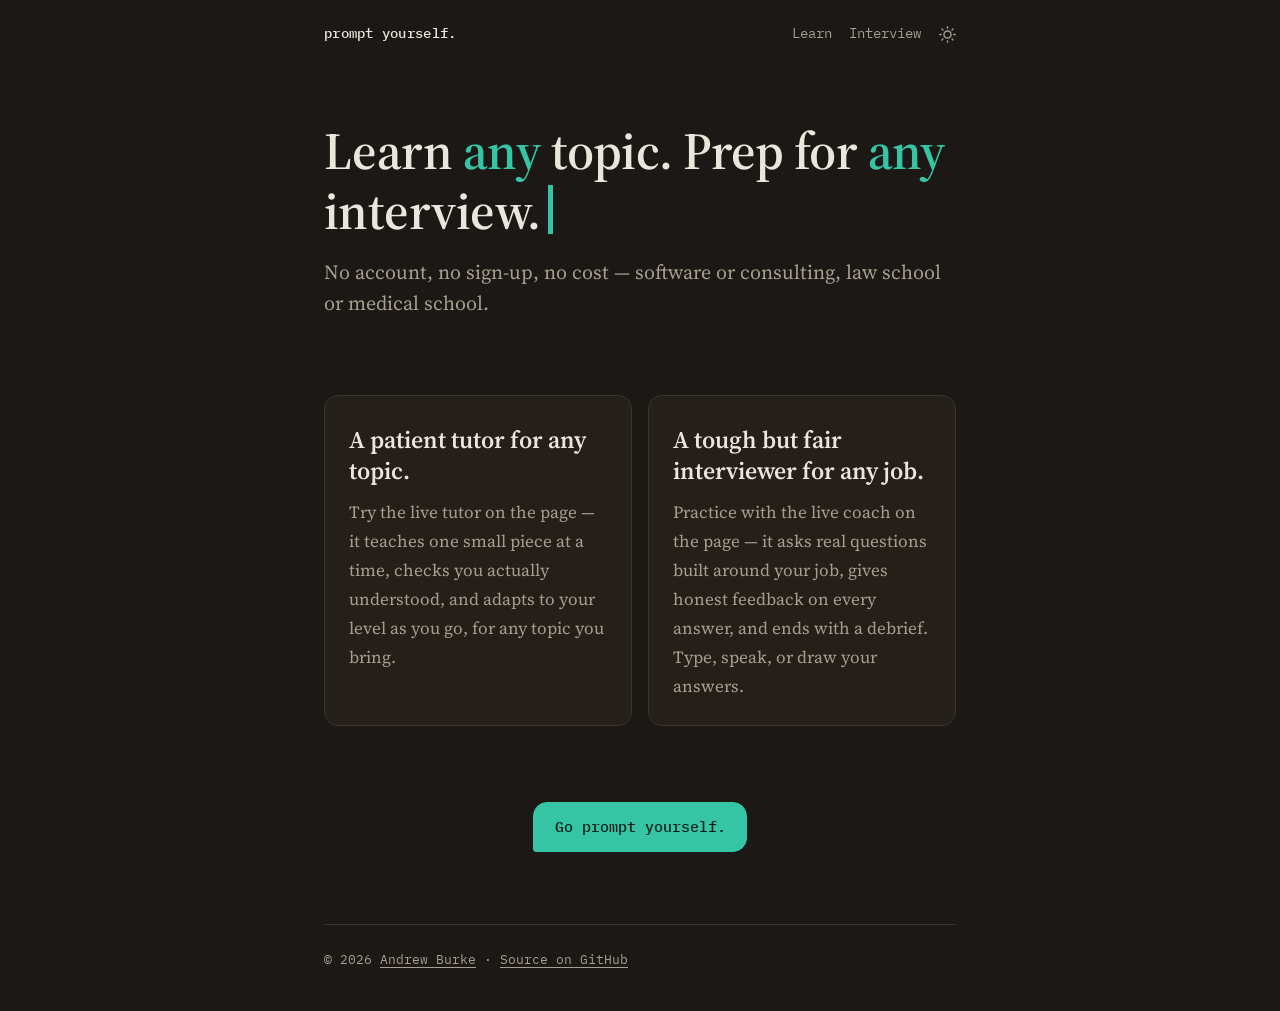
<file: index.html>
<!DOCTYPE html>
<html lang="en">
<head>
  <meta charset="UTF-8">
  <meta name="viewport" content="width=device-width, initial-scale=1.0">
  <title>Prompt Yourself</title>
  <link rel="icon" href="data:image/svg+xml,<svg xmlns=%22http://www.w3.org/2000/svg%22 viewBox=%220 0 100 100%22><rect x=%2236%22 y=%2212%22 width=%2224%22 height=%2276%22 rx=%224%22 fill=%22%2335c4a4%22/></svg>">
  <meta name="description" content="Learn any topic. Prep for any interview. All it takes is a free AI chat — and knowing what to say to it.">
  <link rel="preconnect" href="https://fonts.googleapis.com">
  <link rel="preconnect" href="https://fonts.gstatic.com" crossorigin>
  <link href="https://fonts.googleapis.com/css2?family=Source+Serif+4:opsz,wght@8..60,400;8..60,600&family=IBM+Plex+Mono:wght@400;500&display=swap" rel="stylesheet">
  <link rel="stylesheet" href="styles.css?v=26">
  <script>try{var t=localStorage.getItem('theme');if(t==='light'||t==='dark')document.documentElement.setAttribute('data-theme',t)}catch(e){}</script>
  <script>
    // boot veil: hide the page until the layout settles (fonts swapping in,
    // script-built content arriving) so it fades in as one unit. The page
    // script lifts it when ready; this timeout is the never-stuck fallback.
    document.documentElement.classList.add('booting');
    setTimeout(function () { document.documentElement.classList.remove('booting'); }, 3000);
  </script>
  <script src="theme.js?v=3" defer></script>
</head>
<body>
  <div class="wrap">
    <nav class="nav" aria-label="Site">
      <a class="wordmark" href="./">prompt yourself.</a>
      <ul>
        <li><a href="learn.html">Learn</a></li>
        <li><a href="coach.html">Interview</a></li>
      </ul>
    </nav>

    <header class="hero">
      <h1>Learn <span class="hl">any</span> topic. Prep for <span class="hl">any</span> <span class="caret">interview.</span></h1>
      <p class="lede">No account, no sign-up, no cost — software or consulting, law school or medical school.</p>
    </header>

    <main>
      <div class="cards">
        <a class="card" href="learn.html">
          <h2>A patient tutor for any topic.</h2>
          <p>Try the live tutor on the page — it teaches one small piece at a time, checks you actually understood, and adapts to your level as you go, for any topic you bring.</p>
        </a>
        <a class="card" href="coach.html">
          <h2>A tough but fair interviewer for any job.</h2>
          <p>Practice with the live coach on the page — it asks real questions built around your job, gives honest feedback on every answer, and ends with a debrief. Type, speak, or draw your answers.</p>
        </a>
      </div>

      <div class="cta">
        <span class="btn" style="cursor: default;">Go prompt yourself.</span>
      </div>
    </main>

    <footer>
      &copy; 2026 <a href="https://aburke225.github.io">Andrew Burke</a> &middot; <a href="https://github.com/Aburke225/prompt-yourself">Source on GitHub</a>
    </footer>
  </div>
</body>
</html>
</file>
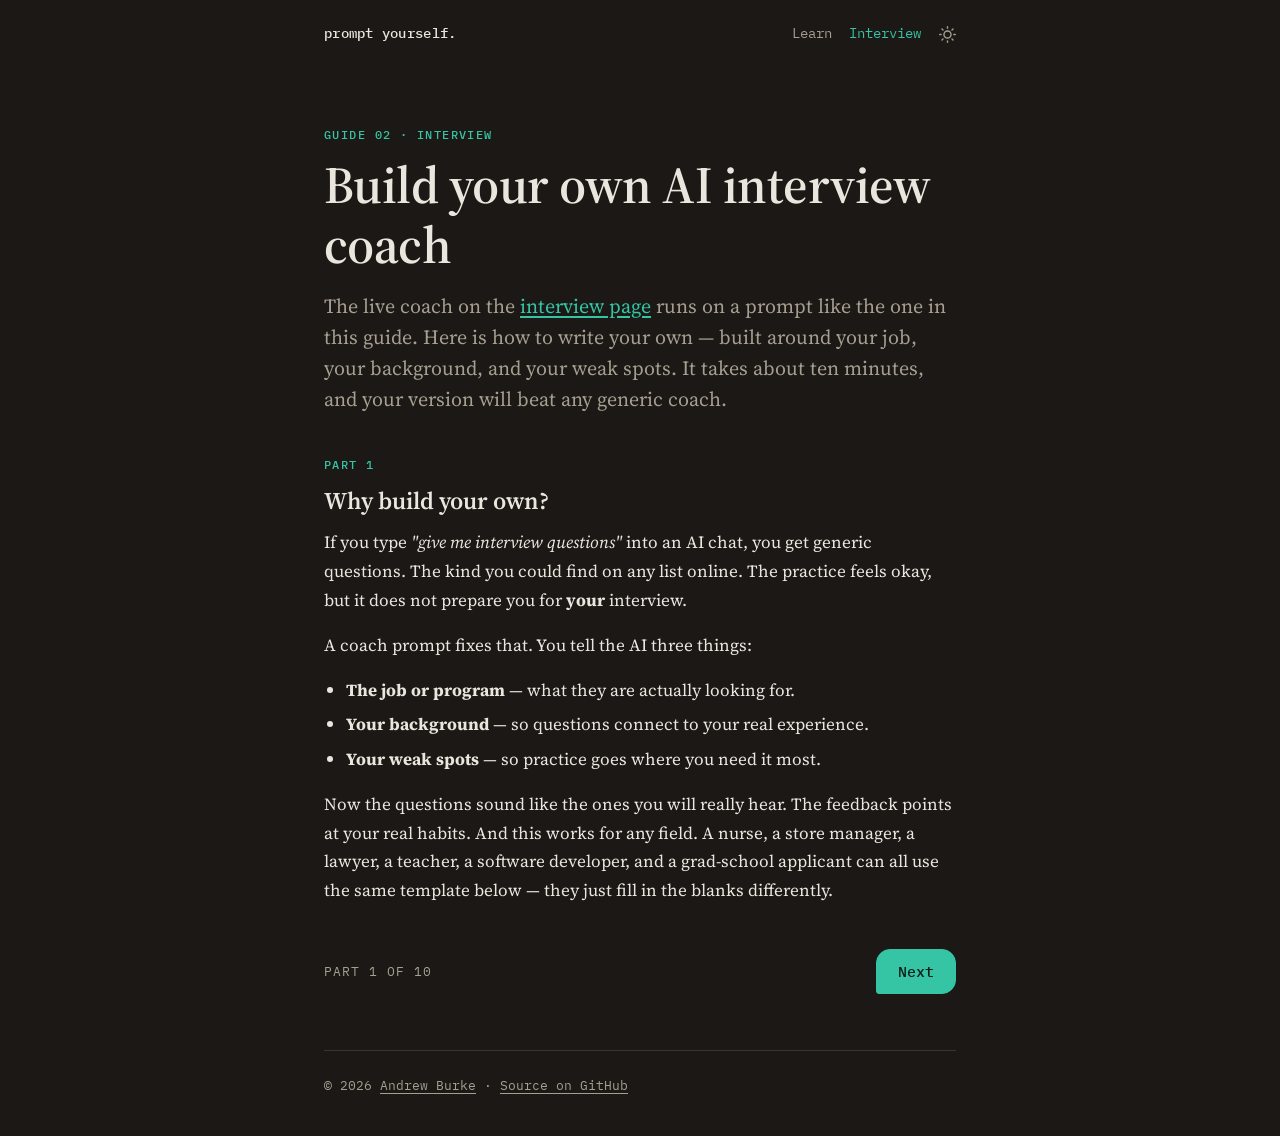
<file: coach-guide.html>
<!DOCTYPE html>
<html lang="en">
<head>
  <meta charset="UTF-8">
  <meta name="viewport" content="width=device-width, initial-scale=1.0">
  <title>Guide: build your own AI interview coach — Prompt Yourself</title>
  <link rel="icon" href="data:image/svg+xml,<svg xmlns=%22http://www.w3.org/2000/svg%22 viewBox=%220 0 100 100%22><rect x=%2236%22 y=%2212%22 width=%2224%22 height=%2276%22 rx=%224%22 fill=%22%2335c4a4%22/></svg>">
  <meta name="description" content="You do not need to pay for interview practice.">
  <link rel="preconnect" href="https://fonts.googleapis.com">
  <link rel="preconnect" href="https://fonts.gstatic.com" crossorigin>
  <link href="https://fonts.googleapis.com/css2?family=Source+Serif+4:opsz,wght@8..60,400;8..60,600&family=IBM+Plex+Mono:wght@400;500&display=swap" rel="stylesheet">
  <link rel="stylesheet" href="styles.css?v=19">
  <script>try{var t=localStorage.getItem('theme');if(t==='light'||t==='dark')document.documentElement.setAttribute('data-theme',t)}catch(e){}</script>
  <script>
    // boot veil: hide the page until the layout settles (fonts swapping in,
    // script-built content arriving) so it fades in as one unit. The page
    // script lifts it when ready; this timeout is the never-stuck fallback.
    document.documentElement.classList.add('booting');
    setTimeout(function () { document.documentElement.classList.remove('booting'); }, 3000);
  </script>
  <script src="theme.js?v=3" defer></script>
</head>
<body>
  <div class="wrap">
    <nav class="nav" aria-label="Site">
      <a class="wordmark" href="./">prompt yourself.</a>
      <ul>
        <li><a href="learn.html">Learn</a></li>
        <li><a href="coach.html" aria-current="page">Interview</a></li>
      </ul>
    </nav>

    <header class="guide-header">
      <p class="kicker">Guide 02 · Interview</p>
      <h1>Build your own AI interview coach</h1>
      <p class="lede">The live coach on the <a href="coach.html">interview page</a> runs on a prompt like the one in this guide. Here is how to write your own — built around your job, your background, and your weak spots. It takes about ten minutes, and your version will beat any generic coach.</p>
    </header>

    <main>
      <section class="part">
        <p class="kicker">Part 1</p>
        <h2>Why build your own?</h2>
        <p>If you type <em>"give me interview questions"</em> into an AI chat, you get generic questions. The kind you could find on any list online. The practice feels okay, but it does not prepare you for <strong>your</strong> interview.</p><p>A coach prompt fixes that. You tell the AI three things:</p><ul><li><strong>The job or program</strong> — what they are actually looking for.</li><li><strong>Your background</strong> — so questions connect to your real experience.</li><li><strong>Your weak spots</strong> — so practice goes where you need it most.</li></ul><p>Now the questions sound like the ones you will really hear. The feedback points at your real habits. And this works for any field. A nurse, a store manager, a lawyer, a teacher, a software developer, and a grad-school applicant can all use the same template below — they just fill in the blanks differently.</p>
      </section>
      <section class="part">
        <p class="kicker">Part 2</p>
        <h2>The six parts of a coach prompt</h2>
        <p>A good coach prompt has six parts. Here is what each one does, so you can change any of them with confidence.</p><h4>1. The role you give the AI</h4><p>Start by telling the AI who to be: <em>"You are an experienced interviewer choosing someone for this role."</em> Without a role, the AI acts like a helpful assistant — too soft, and it agrees with everything you say. With a role, it asks real questions and challenges you like a real interviewer.</p><h4>2. Your context</h4><p>Give it the job or program, the three to five requirements they care about most, and two or three highlights from your own background. Paste key lines from the job posting if you have it. The more real detail you give, the more real the practice feels.</p><h4>3. Question style and difficulty</h4><p>Name the style you want: <strong>behavioral</strong> ("tell me about a time you..."), <strong>technical</strong> (knowledge and skills of your field), <strong>situational</strong> ("what would you do if..."), <strong>case</strong> (solve a problem step by step, out loud), or <strong>academic</strong> (motivation, goals, why this program). Then set the difficulty: entry level, senior level, competitive program. You can mix styles too.</p><h4>4. One question at a time</h4><p>This rule looks small, but it matters. Without it, the AI sends ten questions in one message, and you read them instead of answering them. Real interviews happen one question at a time — your practice should too.</p><h4>5. Feedback rules</h4><p>Unless you tell it otherwise, an AI chat praises almost everything. That feels nice and teaches nothing. So set the rules yourself. Good feedback is:</p><ul><li><strong>Specific</strong> — it quotes your words back to you, not "good job."</li><li><strong>Honest</strong> — a weak answer gets called weak.</li><li><strong>Constructive</strong> — it shows a short example of a stronger answer, so you can hear the difference.</li></ul><h4>6. The debrief</h4><p>A debrief is a short review at the end of the session: your strongest habits, your weakest habits, and the one thing to practice next. Without it, you finish with many small notes and no direction. With it, you finish with a plan.</p>
      </section>
      <section class="part">
        <p class="kicker">Part 3</p>
        <h2>The complete template</h2>
        <p>This is the most important part of this page. Copy it, replace every <code>[BLANK]</code> with your details, and paste it into a free AI chat. Delete any line that does not fit your situation.</p><div class="prompt" data-label="Copy this"><pre>You are an experienced interviewer choosing someone for <mark class="slot">[JOB TITLE OR PROGRAM NAME]</mark> at <mark class="slot">[TYPE OF WORKPLACE OR SCHOOL — for example: a city hospital, a retail chain, a small law firm, a public university]</mark>. Act like a tough but fair coach. You want me to succeed, so you tell me the truth.

The role or program:
<mark class="slot">[PASTE 3–6 KEY LINES FROM THE JOB POSTING OR PROGRAM PAGE]</mark>

About me:
- Background: <mark class="slot">[2–3 HIGHLIGHTS — for example: 4 years as a pharmacy technician, team lead for 1 year]</mark>
- Weak spots: <mark class="slot">[WHAT YOU STRUGGLE WITH — for example: I give long answers, I freeze on "tell me about yourself"]</mark>

Rules for this session:
1. Ask me <mark class="slot">[QUESTION STYLE: behavioral / technical / situational / case / academic]</mark> questions at <mark class="slot">[LEVEL: entry / mid / senior / competitive program]</mark> difficulty.
2. Ask ONE question at a time. Wait for my answer. Never put two questions in one message.
3. After each answer, give me feedback before the next question:
   - One thing I did well.
   - The biggest thing to fix — be specific, and quote my own words back to me.
   - A short example of a stronger answer to the same question.
   - Be honest. If my answer was weak, say so.
4. Ask a follow-up question when a real interviewer would — especially if my answer is unclear or too general.
5. After <mark class="slot">[NUMBER — 5 TO 8 WORKS WELL]</mark> questions, end with a debrief: my two strongest habits, my two weakest habits, and the one thing I should practice most before the real interview.

Start the interview now with your first question.</pre></div><p>That is the whole coach. Everything else on this page is about adjusting it.</p>
      </section>
      <section class="part">
        <p class="kicker">Part 4</p>
        <h2>What a strong answer looks like</h2>
        <p>The coach can only be as useful as your answers. So before you practice, learn the shape of a strong answer. It has three parts, in this order:</p><ol><li><strong>The situation.</strong> Where were you, and what was the problem? One or two sentences — just enough that a stranger can follow.</li><li><strong>What you did.</strong> The actions you took, step by step. Say <em>"I"</em>, not <em>"we"</em> — the interviewer is choosing you, not your old team.</li><li><strong>The result.</strong> What changed because of what you did. A number is best (<em>"wait times dropped by half"</em>). A concrete outcome also works (<em>"the family thanked me by name"</em>).</li></ol><p>Weak answers usually go wrong in one of two ways. They stay in the situation — a long story about the problem, then two words about the fix. Or they skip the result — the story just stops, and the interviewer has to guess whether it worked. Here is a drill that trains the shape directly. Use it before your full sessions, or whenever a debrief says your answers are unclear:</p><div class="prompt" data-label="Copy this"><pre>You are my interview coach for <mark class="slot">[JOB TITLE OR PROGRAM NAME]</mark>. In this session we practice one thing only: the shape of my answers.

Ask me <mark class="slot">[QUESTION STYLE: behavioral / situational / academic]</mark> questions, one at a time. After each answer, check three things:
1. Situation — did I set the scene in one or two sentences?
2. Action — did I explain what I did, saying "I" and not "we"?
3. Result — did I end with what changed, using a number or a concrete outcome?

Rate each of the three as clear, weak, or missing. Quote the exact words that caused the weakest rating. Then let me answer the same question one more time before you move on.

After <mark class="slot">[NUMBER — 4 TO 6]</mark> questions, tell me which of the three parts I miss most often, and give me one sentence I can use to start fixing it.</pre></div><p>For most people, the missing part is the result — and one session of this drill usually fixes it.</p>
      </section>
      <section class="part">
        <p class="kicker">Part 5</p>
        <h2>Variations</h2>
        <p>Small edits to the template change the whole session. Here are six examples.</p><ul><li><strong>Behavioral only.</strong> Set the style to behavioral and add: <em>"Every question must start with 'Tell me about a time...'. In your feedback, check that my answer has a clear situation, a clear action I took, and a clear result."</em></li><li><strong>Technical practice.</strong> Set the style to technical and add: <em>"When I answer well, make the next question harder. When I struggle, ask a simpler question on the same topic before moving on."</em></li><li><strong>Panel interview.</strong> Add: <em>"Act as a panel of three interviewers: the manager, a senior person from my field, and someone from HR. Take turns. Each has a different style and different concerns."</em></li><li><strong>Follow-up pressure.</strong> Add: <em>"After each of my answers, ask two challenging follow-up questions before you give any feedback. Question anything I said but did not prove."</em> Good training for staying calm.</li><li><strong>First round vs. second round.</strong> First round: keep questions broad and friendly — background, motivation, basic fit. Second round: add <em>"Assume you already read my resume and I passed a first interview. Go deeper: harder scenarios, difficult choices, and questions about salary and fit."</em></li><li><strong>Academic / grad school.</strong> Set the role to <em>"a member of the admissions committee"</em> and the style to academic. Add: <em>"Ask why I chose this field, what I want to study or research, why this program, and what I will do after."</em></li></ul><p>One more, and people forget it: at the end of a real interview, you get to ask questions too. Add this to your template: <em>"After the debrief, switch roles. Ask me: 'What questions do you have for me?' Then judge my questions the way a real interviewer would — do they show that I understand the work, or could anyone have asked them? Suggest one better question I could ask."</em> Write down two or three real questions before the session, so you practice with your actual questions.</p>
      </section>
      <section class="part">
        <p class="kicker">Part 6</p>
        <h2>A short example session</h2>
        <p>Here is a small piece of a session, so you know what to expect. The job is shift supervisor at a grocery store — but the pattern is the same in any field.</p><blockquote><p><strong>Coach:</strong> Tell me about a time you dealt with an unhappy customer.</p><p><strong>You:</strong> We got unhappy customers a lot. I always stayed calm and tried to help, and usually things worked out fine.</p><p><strong>Coach:</strong> One good thing: <em>"I always stayed calm"</em> — calm matters in this role. Now the main problem: you answered about customers in general, but the question asked about <em>a time</em>. And <em>"usually things worked out fine"</em> is not a result — I cannot see what you actually did. A stronger version: "One evening, a customer demanded a refund with no receipt. Store policy said no. I listened first, then offered store credit, and she accepted — and she still shops with us." One moment, your actions, a real ending. Try the same question again, with one real story.</p></blockquote><p>Notice three things. The feedback quotes your own words. It names the exact problem instead of saying "be more specific." And it shows a stronger answer, so you can compare directly. You do not have to hope for feedback like this — the rules in the template require it.</p>
      </section>
      <section class="part">
        <p class="kicker">Part 7</p>
        <h2>Privacy, plainly</h2>
        <p>You are pasting personal details into a chat. Keep it safe.</p><ul><li><strong>Never paste:</strong> ID numbers, your full home address, passwords, bank details, private health information, or private company information from a current employer (customer data, internal numbers, anything an agreement says you must keep secret).</li><li><strong>Your choice:</strong> the text of a public job posting, and your own resume highlights in general terms. Most people are fine sharing these. If you are not, describe them in a general way — <em>"4 years in retail, 1 year as a supervisor"</em> works just as well as your exact history.</li><li><strong>If privacy matters to you,</strong> use a chat that does not require an account, like the ones listed at the bottom of this page. With no account, the chat is not connected to your name.</li></ul><p>A simple extra step: remove names before you paste. A job posting works just as well without the company name in it. The coach needs the requirements, not who wrote them.</p>
      </section>
      <section class="part">
        <p class="kicker">Part 8</p>
        <h2>Run it, then make it better</h2>
        <p>Your first session will be good. Your third will be better — if you treat the prompt as something you improve.</p><ol><li><strong>Do one full session.</strong> Answer out loud if you can, then type a short version of what you said. Speaking is the skill you are training.</li><li><strong>Tell the coach what to change — mid-session, in plain words.</strong> <em>"Harder questions."</em> <em>"Stricter feedback."</em> <em>"Shorter replies from you."</em> <em>"Focus on my weak spots."</em> The coach adjusts right away.</li><li><strong>After the debrief, ask this:</strong> <em>"Rewrite my original coach prompt to include what you learned about me in this session."</em> The AI gives you an improved prompt with your real weak spots written in.</li><li><strong>Save the improved prompt</strong> in a notes app, a document, anywhere you can find it. This matters most in no-account chats, where the conversation disappears when you close the page. The prompt is the part you keep. The chat is temporary.</li></ol><p>One last habit: start a fresh chat for each session instead of keeping one long chat open for days. In a very long chat, the coach slowly forgets your rules, and the feedback gets softer. A fresh chat with your newest improved prompt loses nothing.</p>
      </section>
      <section class="part">
        <p class="kicker">Part 9</p>
        <h2>The week before the interview</h2>
        <p>When the interview is real and close, use this plan. Five short sessions, twenty to thirty minutes each, work better than one long evening — short, repeated practice teaches more than one big effort.</p><ol><li><strong>Session 1 — the full run.</strong> Use the template as written. Save the debrief and ask for the improved prompt.</li><li><strong>Session 2 — your weakest habit.</strong> Start a fresh chat with the improved prompt, and change rule 1: <em>"Ask only questions that test my weakest habit from the last debrief: [YOUR WEAKEST HABIT]."</em></li><li><strong>Session 3 — pressure.</strong> Add the follow-up pressure line from the variations above. This session should feel hard. That is the point.</li><li><strong>Session 4 — your questions for them.</strong> Write down two or three real questions you want to ask the interviewer, then use the switch-roles line from the variations above to practice them.</li><li><strong>Session 5 — the day before.</strong> One friendly, easy session: first-round level, familiar questions. End on a strong answer and stop. Do not try to learn anything new the day before.</li></ol><p>Skip a day if you need to. The order matters more than the exact days: first find your weak spots, then work on them under pressure, then finish calm.</p>
      </section>
      <section class="part">
        <p class="kicker">Part 10</p>
        <h2>Where to run it, free</h2>
        <p>The same free tools from the <a href="learn.html">learning guide</a> work here. Checked and current as of September 2026:</p><ul><li><strong><a href="https://duck.ai">Duck.ai</a></strong> — free, no account needed. Run by DuckDuckGo with a focus on privacy: chats are not linked to who you are, and the free version includes several strong AI models. A paid plan exists, but you do not need it for this. A good first choice if the privacy section above matters to you.</li><li><strong><a href="https://chatgpt.com">ChatGPT</a></strong> — works without an account in many countries. Open the site and start typing; if a sign-up screen appears, look for the option to stay logged out. Two limits: this option is not offered everywhere, and your chat is gone when you close the page — copy your improved prompt first. If you cannot skip the sign-in, use Duck.ai instead.</li><li><strong>Free with an account:</strong> the free plans on ChatGPT, Google Gemini, and Claude all save your chats, so your coach and its history are still there next time. Useful if you plan to practice over several days.</li></ul><p>That is everything. You have the template, you know the job, and the chat window is free. Go prompt yourself.</p>
      </section>
    </main>

    <footer>
      &copy; 2026 <a href="https://aburke225.github.io">Andrew Burke</a> &middot; <a href="https://github.com/Aburke225/prompt-yourself">Source on GitHub</a>
    </footer>
  </div>
  <script src="guide.js?v=1"></script>
</body>
</html>
</file>
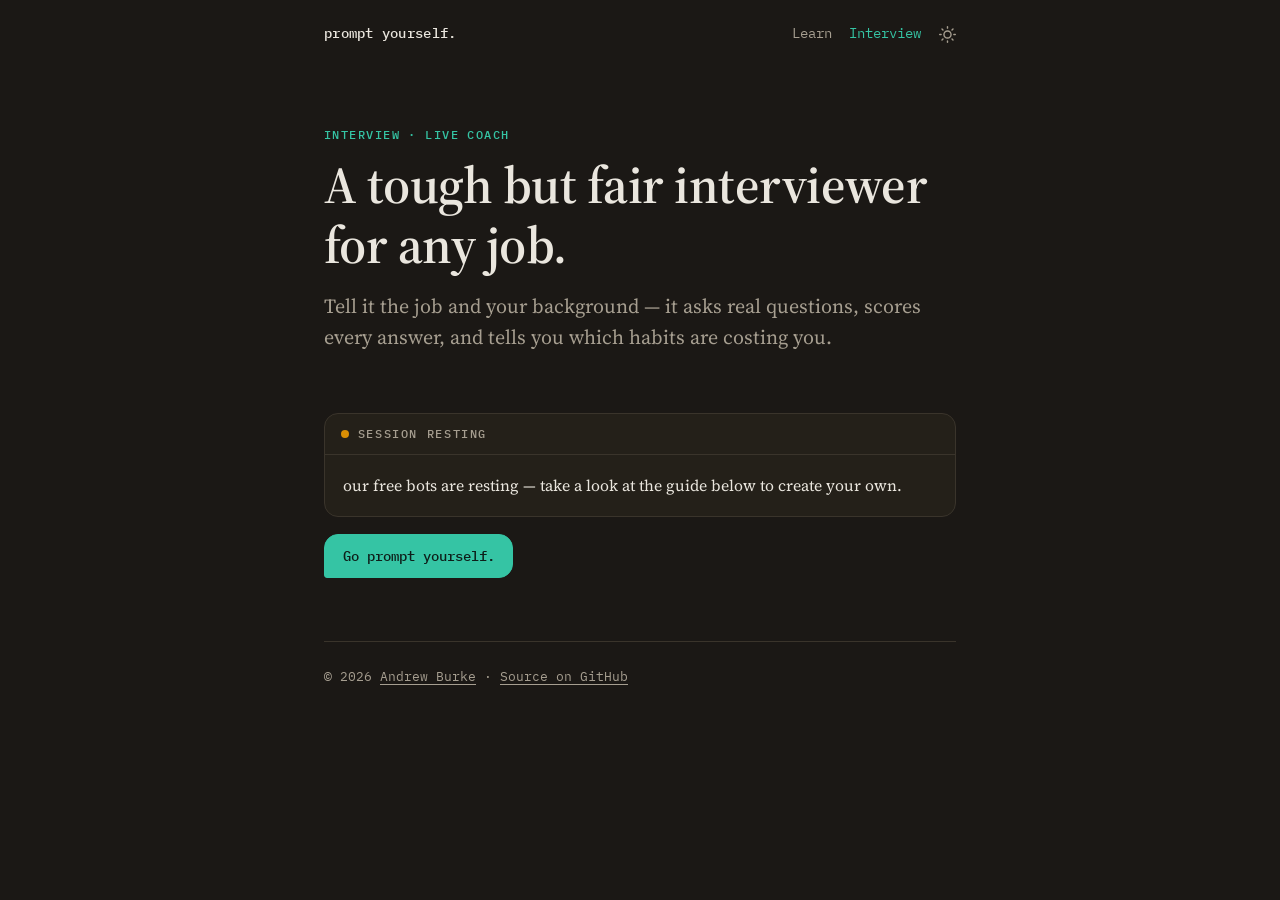
<file: coach.html>
<!DOCTYPE html>
<html lang="en">
<head>
  <meta charset="UTF-8">
  <meta name="viewport" content="width=device-width, initial-scale=1.0">
  <title>A tough but fair interviewer for any job — Prompt Yourself</title>
  <link rel="icon" href="data:image/svg+xml,<svg xmlns=%22http://www.w3.org/2000/svg%22 viewBox=%220 0 100 100%22><rect x=%2236%22 y=%2212%22 width=%2224%22 height=%2276%22 rx=%224%22 fill=%22%2335c4a4%22/></svg>">
  <meta name="description" content="Free live interview practice, right on the page.">
  <link rel="preconnect" href="https://fonts.googleapis.com">
  <link rel="preconnect" href="https://fonts.gstatic.com" crossorigin>
  <link href="https://fonts.googleapis.com/css2?family=Source+Serif+4:opsz,wght@8..60,400;8..60,600&family=IBM+Plex+Mono:wght@400;500&display=swap" rel="stylesheet">
  <link rel="stylesheet" href="styles.css?v=26">
  <script>try{var t=localStorage.getItem('theme');if(t==='light'||t==='dark')document.documentElement.setAttribute('data-theme',t)}catch(e){}</script>
  <script>
    // boot veil: hide the page until the layout settles (fonts swapping in,
    // script-built content arriving) so it fades in as one unit. The page
    // script lifts it when ready; this timeout is the never-stuck fallback.
    document.documentElement.classList.add('booting');
    setTimeout(function () { document.documentElement.classList.remove('booting'); }, 3000);
  </script>
  <script src="theme.js?v=3" defer></script>
</head>
<body>
  <div class="wrap">
    <nav class="nav" aria-label="Site">
      <a class="wordmark" href="./">prompt yourself.</a>
      <ul>
        <li><a href="learn.html">Learn</a></li>
        <li><a href="coach.html" aria-current="page">Interview</a></li>
      </ul>
    </nav>

    <header class="guide-header">
      <p class="kicker">Interview · live coach</p>
      <h1>A tough but fair interviewer for any job.</h1>
      <p class="lede">Tell it the job and your background — it asks real questions, scores every answer, and tells you which habits are costing you.</p>
    </header>

    <section class="bot-section">
      <div id="bot-chat" data-bot="coach" data-guide="coach-guide.html"></div>
      <p class="guide-bridge">Prefer to create your own coach? <a href="coach-guide.html">Take a look at the guide.</a></p>
    </section>

    <footer>
      &copy; 2026 <a href="https://aburke225.github.io">Andrew Burke</a> &middot; <a href="https://github.com/Aburke225/prompt-yourself">Source on GitHub</a>
    </footer>
  </div>
  <script src="chat.js?v=47"></script>
</body>
</html>
</file>
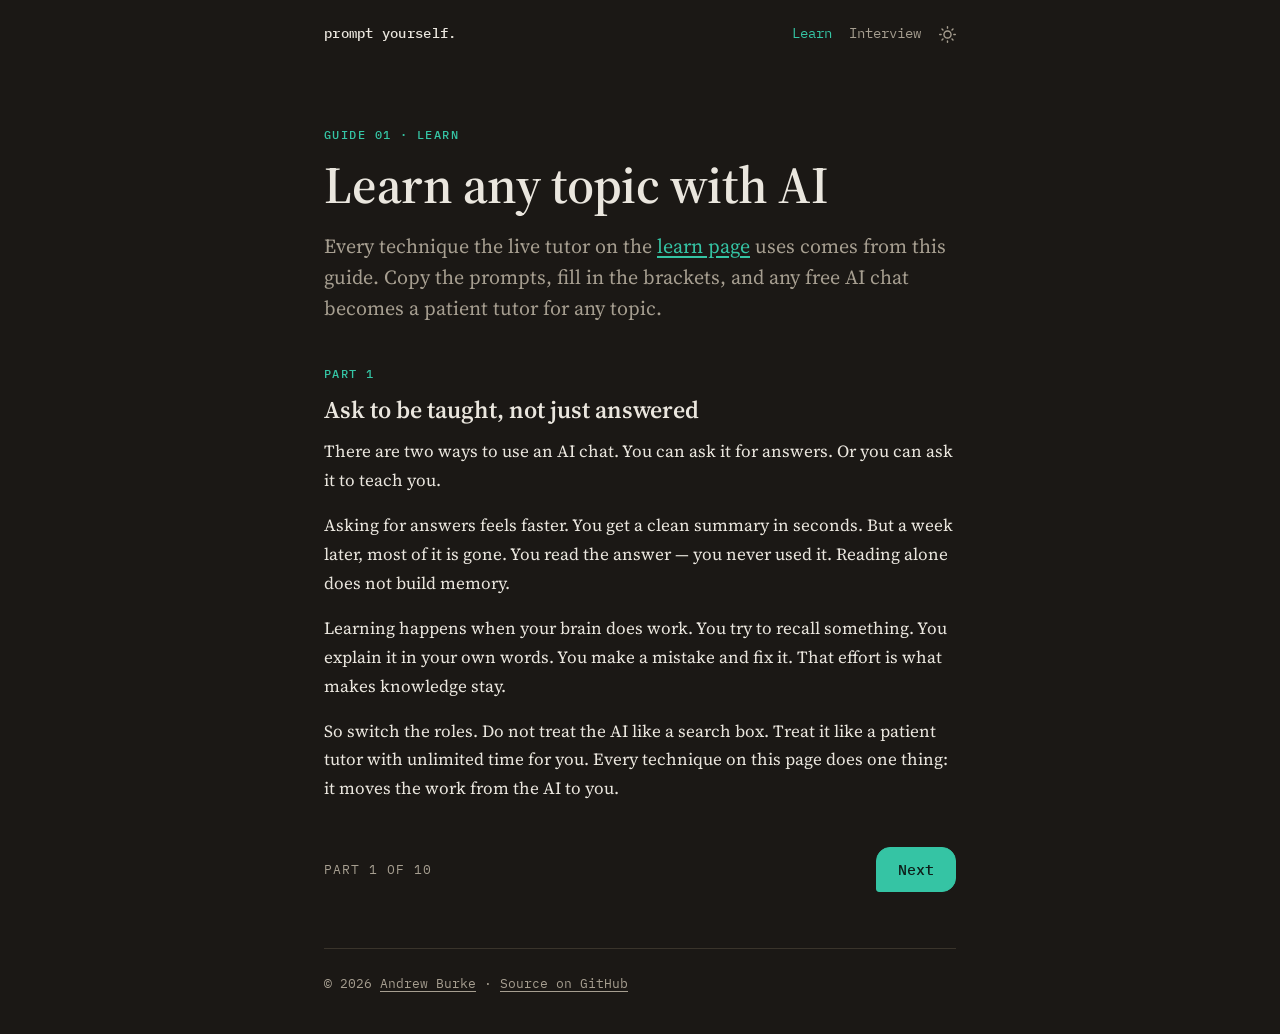
<file: learn-guide.html>
<!DOCTYPE html>
<html lang="en">
<head>
  <meta charset="UTF-8">
  <meta name="viewport" content="width=device-width, initial-scale=1.0">
  <title>Guide: learn any topic with AI — Prompt Yourself</title>
  <link rel="icon" href="data:image/svg+xml,<svg xmlns=%22http://www.w3.org/2000/svg%22 viewBox=%220 0 100 100%22><rect x=%2236%22 y=%2212%22 width=%2224%22 height=%2276%22 rx=%224%22 fill=%22%2335c4a4%22/></svg>">
  <meta name="description" content="A free AI chat can teach you any topic — if you make it act like a tutor, not an answer machine.">
  <link rel="preconnect" href="https://fonts.googleapis.com">
  <link rel="preconnect" href="https://fonts.gstatic.com" crossorigin>
  <link href="https://fonts.googleapis.com/css2?family=Source+Serif+4:opsz,wght@8..60,400;8..60,600&family=IBM+Plex+Mono:wght@400;500&display=swap" rel="stylesheet">
  <link rel="stylesheet" href="styles.css?v=19">
  <script>try{var t=localStorage.getItem('theme');if(t==='light'||t==='dark')document.documentElement.setAttribute('data-theme',t)}catch(e){}</script>
  <script>
    // boot veil: hide the page until the layout settles (fonts swapping in,
    // script-built content arriving) so it fades in as one unit. The page
    // script lifts it when ready; this timeout is the never-stuck fallback.
    document.documentElement.classList.add('booting');
    setTimeout(function () { document.documentElement.classList.remove('booting'); }, 3000);
  </script>
  <script src="theme.js?v=3" defer></script>
</head>
<body>
  <div class="wrap">
    <nav class="nav" aria-label="Site">
      <a class="wordmark" href="./">prompt yourself.</a>
      <ul>
        <li><a href="learn.html" aria-current="page">Learn</a></li>
        <li><a href="coach.html">Interview</a></li>
      </ul>
    </nav>

    <header class="guide-header">
      <p class="kicker">Guide 01 · Learn</p>
      <h1>Learn any topic with AI</h1>
      <p class="lede">Every technique the live tutor on the <a href="learn.html">learn page</a> uses comes from this guide. Copy the prompts, fill in the brackets, and any free AI chat becomes a patient tutor for any topic.</p>
    </header>

    <main data-next-href="coach-guide.html" data-next-label="Next guide: Interview coach">
      <section class="part">
        <p class="kicker">Part 1</p>
        <h2>Ask to be taught, not just answered</h2>
        <p>There are two ways to use an AI chat. You can ask it for answers. Or you can ask it to teach you.</p><p>Asking for answers feels faster. You get a clean summary in seconds. But a week later, most of it is gone. You read the answer — you never used it. Reading alone does not build memory.</p><p>Learning happens when your brain does work. You try to recall something. You explain it in your own words. You make a mistake and fix it. That effort is what makes knowledge stay.</p><p>So switch the roles. Do not treat the AI like a search box. Treat it like a patient tutor with unlimited time for you. Every technique on this page does one thing: it moves the work from the AI to you.</p>
      </section>
      <section class="part">
        <p class="kicker">Part 2</p>
        <h2>Start every chat with three facts about you</h2>
        <p>A good human tutor asks about you before the first lesson. An AI will not ask unless you tell it to. So begin every learning chat with three facts:</p><ul><li><strong>Your level.</strong> "I am a complete beginner." "I know the basics but get confused after that."</li><li><strong>Your goal.</strong> "I want to pass my licensing exam in June." "I want to understand my own tax form."</li><li><strong>How you like to learn.</strong> Short explanations? Lots of examples? Practice questions?</li></ul><p>Then add the most important rule: ask it to <strong>check your understanding instead of lecturing</strong>. Here is a starting prompt you can reuse for any topic:</p><div class="prompt" data-label="Copy this"><pre>You are my tutor for <mark class="slot">[TOPIC]</mark>.
My level: <mark class="slot">[COMPLETE BEGINNER / I KNOW THE BASICS / DESCRIBE IT]</mark>.
My goal: <mark class="slot">[WHAT YOU WANT TO BE ABLE TO DO]</mark>.
I learn best with <mark class="slot">[SHORT EXPLANATIONS / EXAMPLES / PRACTICE QUESTIONS]</mark>.

Important: do not lecture. Explain one small piece at a time.
After each piece, ask me one question to check I understood.
Wait for my answer before you continue.</pre></div><p>That last rule is the most important one. The chat stops being one long block of text. It becomes a conversation where you have to think.</p><p>One more habit: save your filled-in prompt in a notes file on your phone or computer. At the start of each session, paste it instead of writing it again. And when your level changes, change the prompt — "complete beginner" should not still be there in month three.</p>
      </section>
      <section class="part">
        <p class="kicker">Part 3</p>
        <h2>Six techniques that work for any topic</h2>
        <p>These six moves work for nursing, retail management, law, music theory, coding — anything. Copy a template, fill in the brackets, and send it. You do not need all six every time. A good session often looks like: plan, explain, teach back, quiz, practice.</p><h4>1. Build a learning plan</h4><p>Before you study, ask for a plan. Ask for steps small enough to finish in one study session, with a clear way to know each step is done.</p><div class="prompt" data-label="Copy this"><pre>I want to learn <mark class="slot">[TOPIC]</mark>.
My goal: <mark class="slot">[WHAT YOU WANT TO BE ABLE TO DO]</mark> by <mark class="slot">[WHEN]</mark>.
Time I can spend: <mark class="slot">[HOURS PER WEEK]</mark>.
What I already know: <mark class="slot">[NOTHING / A LITTLE / DESCRIBE IT]</mark>.

Make me a step-by-step learning plan.
Keep each step small enough for one study session.
For each step, tell me how I will know I am done with it.
Then ask me if any step looks too big.</pre></div><h4>2. Explain at my level, then raise the level</h4><p>Start simple, and only go deeper when the simple version is clear. This stops the most common failure: an explanation that is correct but too advanced to help you.</p><div class="prompt" data-label="Copy this"><pre>Explain <mark class="slot">[CONCEPT]</mark> to me.
Round 1: explain it for a complete beginner. Everyday words only.
Then ask me what is still unclear, and wait for my answer.
Round 2: explain it again, one level deeper.
Keep going one level at a time until I say stop.</pre></div><h4>3. Quiz me, one question at a time</h4><p>Trying to recall an answer is one of the best-tested ways to learn. The key is one question at a time — otherwise you read the answers instead of trying to recall them.</p><div class="prompt" data-label="Copy this"><pre>Quiz me on <mark class="slot">[TOPIC]</mark>.
Ask ONE question at a time and wait for my answer.
If I am right, tell me why the answer is right.
If I am wrong, do not give me the answer yet.
Give me a hint and let me try once more.
Start easy and get harder.
After 10 questions, list what I should review.</pre></div><h4>4. Make me teach it back</h4><p>Explaining something in your own words is the strongest test of understanding. If you cannot explain it, you have not learned it yet — and the AI will show you exactly where the gap is.</p><div class="prompt" data-label="Copy this"><pre>I will now explain <mark class="slot">[CONCEPT]</mark> in my own words.
Read it like a strict but kind teacher.
Tell me: what I got right, what I got wrong,
and what important part I left out.

My explanation: <mark class="slot">[WRITE YOUR EXPLANATION HERE]</mark></pre></div><h4>5. Ask for analogies and worked examples</h4><p>A new idea is easier to remember when it connects to something you already know. Tell the AI what you know well, and make it walk through a full example — not just the steps, but the reasons.</p><div class="prompt" data-label="Copy this"><pre>Explain <mark class="slot">[CONCEPT]</mark> using an analogy from <mark class="slot">[SOMETHING YOU KNOW WELL, for example: cooking, football, gardening, running a small shop]</mark>.
Then walk me through one worked example, step by step.
Say why each step happens, not just what to do.
Then give me one similar example to try by myself.</pre></div><h4>6. Practice, and let it correct you</h4><p>Mistakes are not a problem. Mistakes with instant, clear feedback are how skill grows. This is the loop to repeat the most.</p><div class="prompt" data-label="Copy this"><pre>Give me one practice task on <mark class="slot">[TOPIC]</mark> at <mark class="slot">[MY LEVEL]</mark>.
Wait for my answer.
Then correct it like a good teacher:
point to each mistake, explain why it is wrong,
and show me the better version.
Then give me a similar task so I can try again.</pre></div><h4>Extra practice: find the hidden mistakes</h4><p>When a topic starts to feel familiar, reverse the roles: the AI makes the mistakes, and you do the correcting. Finding errors is a different skill from giving answers, and it is a fast test of how solid your understanding really is.</p><div class="prompt" data-label="Copy this"><pre>Write a short explanation of <mark class="slot">[CONCEPT]</mark> and hide 3 mistakes in it.
Do not tell me where they are.
I will try to find all 3.
After my answer, reveal each mistake and explain why it is wrong.</pre></div>
      </section>
      <section class="part">
        <p class="kicker">Part 4</p>
        <h2>A 30-minute study session</h2>
        <p>You do not need hours. Thirty minutes with a clear plan is better than two hours without one. Here is one plan, built from the six techniques above. The minutes are a guide, not a rule.</p><ol><li><strong>Minutes 1–3: set up.</strong> Paste your starting prompt from Part 2. Add one line about what you studied last time.</li><li><strong>Minutes 3–8: recall first.</strong> Before anything new, ask for a short quiz on your last session (technique 3). Starting with recall brings old knowledge back before you build on it.</li><li><strong>Minutes 8–18: learn one new piece.</strong> Ask for one explanation at your level (technique 2). Ask questions until it is clear. One piece, not three.</li><li><strong>Minutes 18–24: teach it back.</strong> Explain the new piece in your own words and let the AI correct you (technique 4).</li><li><strong>Minutes 24–29: practice.</strong> Ask for one practice task and get it corrected (technique 6).</li><li><strong>Minute 30: close.</strong> Ask: "List what I got wrong today, in one line each." Save that list — you will need it later on this page.</li></ol><p>Notice what is missing: no long reading and no copying of notes. Almost every minute makes you recall, explain, or try. That is what makes it work.</p>
      </section>
      <section class="part">
        <p class="kicker">Part 5</p>
        <h2>Check what the AI tells you</h2>
        <p>AI chats sometimes say things that are wrong — and they say them with full confidence. This is a known limit of the technology, not a reason to avoid it. It just means you need a small checking habit — the same way you would not repeat a fact from a stranger without checking it first.</p><ul><li><strong>Ask the AI itself:</strong> "How sure are you about this? What should I double-check?" It often knows which parts might be wrong.</li><li><strong>Ask for sources — and open them.</strong> If a source does not exist, or does not say what the AI claimed, treat that claim as unconfirmed.</li><li><strong>Check important facts twice.</strong> Names, numbers, dates, prices, laws, and health advice deserve a quick search on the web: an official site, Wikipedia, or your library.</li><li><strong>Match the effort to the risk.</strong> Learning for fun? A quick check is fine. Making a decision about money, health, law, or an exam? Confirm with a trusted source before you act.</li><li><strong>Watch the date.</strong> An AI's knowledge stops at a certain date. For things that change often — prices, laws, software menus — check a current source.</li></ul><p>Ideas, explanations, and practice questions from an AI are usually good. Specific facts are what you check. Remember that difference, and you get a tutor you can trust.</p><p>One more check for facts that matter: open a new chat and ask the same question in different words. If the two answers do not agree, at least one of them is wrong — confirm with a trusted source before you use either.</p>
      </section>
      <section class="part">
        <p class="kicker">Part 6</p>
        <h2>Remember it next week</h2>
        <p>One good session is not enough. Most of what you learn today fades within a week — unless you come back to it. The fix is simple, and it takes minutes, not hours.</p><ul><li><strong>Tomorrow:</strong> a five-minute quiz on what you studied. No re-reading first. Recall, then check.</li><li><strong>Next week:</strong> quiz again, and add questions from older topics too. Old material also needs review.</li><li><strong>Keep a mistake list.</strong> After each session, write down what you got wrong — one line each. This short list is worth more than pages of notes, because it shows exactly what to review.</li></ul><p>A new chat starts empty. It does not know what you studied before or what you got wrong. Your mistake list carries that memory for you. Paste it in and let the AI build the review from it:</p><div class="prompt" data-label="Copy this"><pre>I am learning <mark class="slot">[TOPIC]</mark>. Here are things I got wrong before:
<mark class="slot">[PASTE YOUR MISTAKE LIST]</mark>

Quiz me on these, one question at a time.
Use new wording, so I cannot answer from memory of the old question.
When I get an item right two times, tell me I can remove it from my list.
At the end, tell me what to add to the list from today.</pre></div><p>Watch the list over the weeks. A list that keeps getting shorter is progress you can see.</p>
      </section>
      <section class="part">
        <p class="kicker">Part 7</p>
        <h2>Free tools to pair with your AI chat</h2>
        <p>Everything on this page works with free tools. All of these were checked in September 2026.</p><h4>Free AI chats</h4><ul><li><a href="https://duck.ai">Duck.ai</a> — free, <strong>no account needed</strong>. One site where you can chat with several well-known AI models. Chats are saved on your device, not to an account. There is a daily limit on free use, but it is enough for a study session. The easiest place to start.</li><li><a href="https://chatgpt.com">ChatGPT</a> — basic text chat works <strong>without an account</strong>. Chats are not saved in that mode, so copy anything you want to keep. A <strong>free account</strong> (no payment needed) adds saved chats and more features.</li><li><a href="https://claude.ai">Claude</a> — <strong>free with an account</strong>. Good at long, patient explanations. The free plan limits how many messages you can send in a few hours.</li><li><a href="https://gemini.google.com">Gemini</a> — <strong>free with a Google account</strong>. The free plan has daily limits.</li></ul><p>Any of these can run every prompt on this page. If you do not want to sign up for anything, use Duck.ai.</p><h4>Free learning sites</h4><ul><li><a href="https://www.youtube.com">YouTube</a> — free, <strong>no account needed</strong> to watch most videos. When the AI's text explanation is not enough, ask it: "What should I search on YouTube to see this done?"</li><li><a href="https://www.wikipedia.org">Wikipedia</a> — free, <strong>no account</strong>. Good for checking facts and for learning the standard names for things in your topic.</li><li><a href="https://www.khanacademy.org">Khan Academy</a> — free. <strong>No account needed to watch</strong>; a free account saves your progress. Strong for math, science, economics, and test preparation.</li><li><a href="https://ocw.mit.edu">MIT OpenCourseWare</a> — free, <strong>no account</strong>. Real university course materials: lecture notes, problem sets, and videos, from beginner to advanced.</li><li><strong>Your public library</strong> — free with a library card. Many libraries also give free online access to e-books, courses, and language tools. Ask a librarian what you can get with your card.</li></ul><p>A pattern that works well: the AI chat is your tutor, and these sites are your textbook and your fact-checker.</p>
      </section>
      <section class="part">
        <p class="kicker">Part 8</p>
        <h2>A full example: reading a rental contract</h2>
        <p>Here is the whole method on one everyday topic: understanding a rental contract before you sign it. Nothing technical — just a thing many people sign without fully reading.</p><blockquote><p><strong>You:</strong> You are my tutor. Topic: rental contracts. My level: I have never signed one. My goal: understand the contract for an apartment I want to rent, so I know what I am agreeing to. Do not lecture — explain one part at a time and check my understanding as we go.</p></blockquote><blockquote><p><strong>The AI:</strong> Explains one small idea: a rental contract mainly answers four questions — how much you pay, how long you stay, what you must do, and what the landlord must do. Then it asks you: "Which of those four do you think causes the most arguments?"</p></blockquote><blockquote><p><strong>You:</strong> You guess "the rent." It says you were close — deposits cause more arguments — and explains why with a short example. Then you switch to teach-back: "Let me explain a security deposit in my own words. Tell me what I get wrong."</p></blockquote><blockquote><p><strong>The AI:</strong> Points out the part you missed — the exact rules for when a landlord can keep part of the deposit — and shows a simple example with numbers.</p></blockquote><blockquote><p><strong>You:</strong> "Quiz me. Five short questions about deposits, notice periods, and repairs. One at a time."</p></blockquote><p>After the quiz, you ask one last question: "What should I ask the landlord before I sign?" Then comes the checking habit. Deposit and notice rules differ by country and city, so you confirm the local rules on an official housing or tenant-information site before you rely on them.</p><p>Notice the loop: tell the AI about you, get one small explanation, teach it back, take a quiz, then check the facts that matter. The same loop works for personal budgeting, a nursing exam, a new language, or a new job skill.</p>
      </section>
      <section class="part">
        <p class="kicker">Part 9</p>
        <h2>Five mistakes to avoid</h2>
        <p>The method on this page is simple, but a few habits can quietly undo it. Watch for these five.</p><ul><li><strong>Asking for a summary and moving on.</strong> A summary feels like learning, but reading is not using. Turn every summary into a quiz or a teach-back before you leave it.</li><li><strong>Accepting the first explanation.</strong> If it is not fully clear, say so, and ask: "Explain it again, with a different example." A human tutor may get tired of repeating things. The AI never does.</li><li><strong>Letting the AI do your homework.</strong> If a class or a job gave you the task, you learn by doing it yourself. Ask for hints, steps, and corrections — not the finished answer. You can always say: "Give me a hint, not the solution."</li><li><strong>Studying five things at once.</strong> One clear piece per session is better than five unclear ones. If a step in your learning plan feels too big, ask the AI to split it.</li><li><strong>Never coming back.</strong> A topic visited once is a topic your memory is already losing. The short return visits described earlier are where learning becomes permanent.</li></ul><p>If you notice one of these habits, you do not need to start over. Ask one recall question about yesterday's topic. You are learning again.</p>
      </section>
      <section class="part">
        <p class="kicker">Part 10</p>
        <h2>Start today</h2>
        <p>Pick one topic you have wanted to learn for a while. Open a free chat — <a href="https://duck.ai">Duck.ai</a> needs no account. Paste the starting prompt from this page and fill in the brackets. Spend twenty minutes with it.</p><p>You do not need a course, a subscription, or anyone's permission. Go prompt yourself.</p>
      </section>
    </main>

    <footer>
      &copy; 2026 <a href="https://aburke225.github.io">Andrew Burke</a> &middot; <a href="https://github.com/Aburke225/prompt-yourself">Source on GitHub</a>
    </footer>
  </div>
  <script src="guide.js?v=1"></script>
</body>
</html>
</file>
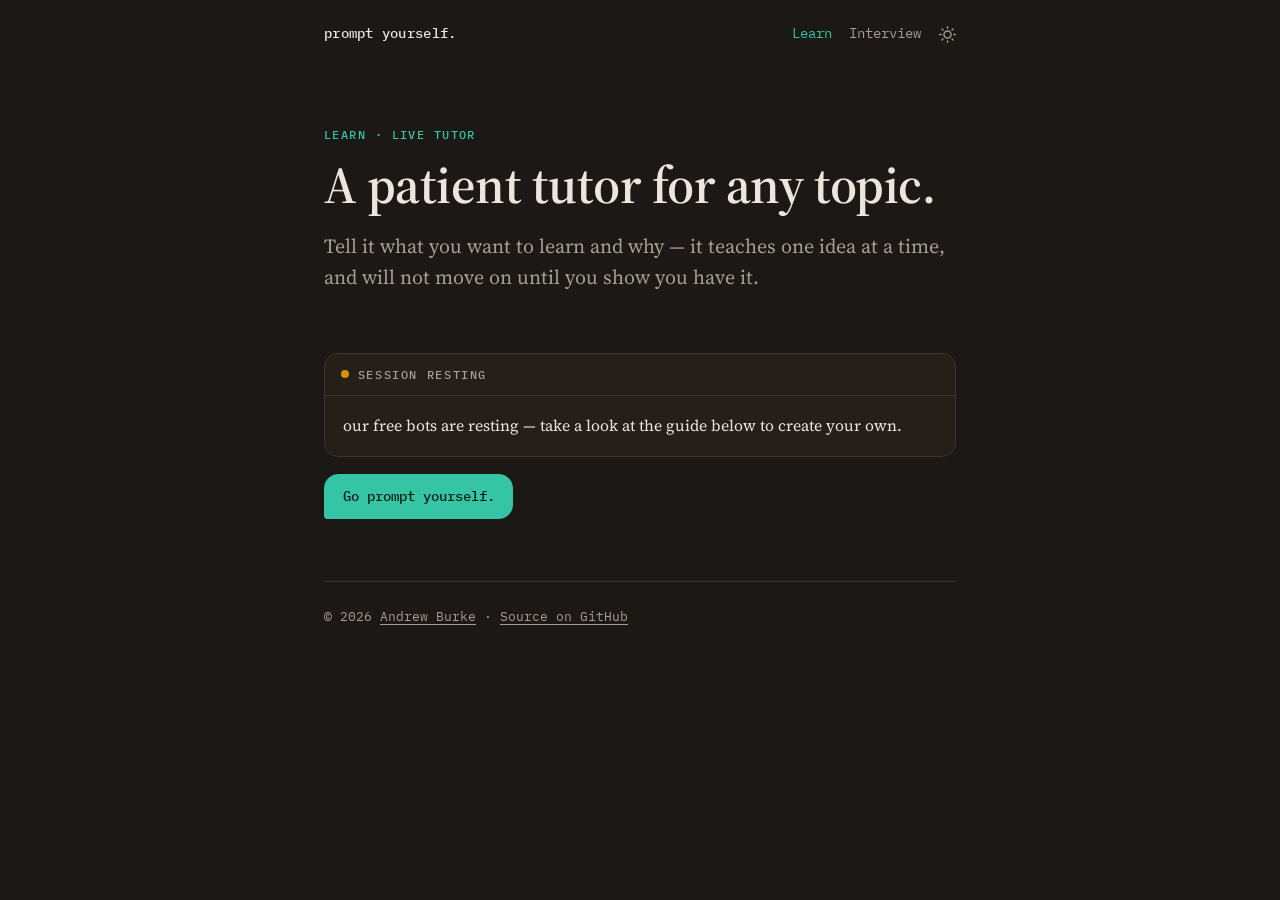
<file: learn.html>
<!DOCTYPE html>
<html lang="en">
<head>
  <meta charset="UTF-8">
  <meta name="viewport" content="width=device-width, initial-scale=1.0">
  <title>A patient tutor for any topic — Prompt Yourself</title>
  <link rel="icon" href="data:image/svg+xml,<svg xmlns=%22http://www.w3.org/2000/svg%22 viewBox=%220 0 100 100%22><rect x=%2236%22 y=%2212%22 width=%2224%22 height=%2276%22 rx=%224%22 fill=%22%2335c4a4%22/></svg>">
  <meta name="description" content="A patient AI tutor, free, right on the page.">
  <link rel="preconnect" href="https://fonts.googleapis.com">
  <link rel="preconnect" href="https://fonts.gstatic.com" crossorigin>
  <link href="https://fonts.googleapis.com/css2?family=Source+Serif+4:opsz,wght@8..60,400;8..60,600&family=IBM+Plex+Mono:wght@400;500&display=swap" rel="stylesheet">
  <link rel="stylesheet" href="styles.css?v=26">
  <script>try{var t=localStorage.getItem('theme');if(t==='light'||t==='dark')document.documentElement.setAttribute('data-theme',t)}catch(e){}</script>
  <script>
    // boot veil: hide the page until the layout settles (fonts swapping in,
    // script-built content arriving) so it fades in as one unit. The page
    // script lifts it when ready; this timeout is the never-stuck fallback.
    document.documentElement.classList.add('booting');
    setTimeout(function () { document.documentElement.classList.remove('booting'); }, 3000);
  </script>
  <script src="theme.js?v=3" defer></script>
</head>
<body>
  <div class="wrap">
    <nav class="nav" aria-label="Site">
      <a class="wordmark" href="./">prompt yourself.</a>
      <ul>
        <li><a href="learn.html" aria-current="page">Learn</a></li>
        <li><a href="coach.html">Interview</a></li>
      </ul>
    </nav>

    <header class="guide-header">
      <p class="kicker">Learn · live tutor</p>
      <h1>A patient tutor for any topic.</h1>
      <p class="lede">Tell it what you want to learn and why — it teaches one idea at a time, and will not move on until you show you have it.</p>
    </header>

    <section class="bot-section">
      <div id="bot-chat" data-bot="tutor" data-guide="learn-guide.html"></div>
      <p class="guide-bridge">Prefer to set up your own tutor? <a href="learn-guide.html">Take a look at the guide.</a></p>
    </section>

    <footer>
      &copy; 2026 <a href="https://aburke225.github.io">Andrew Burke</a> &middot; <a href="https://github.com/Aburke225/prompt-yourself">Source on GitHub</a>
    </footer>
  </div>
  <script src="chat.js?v=47"></script>
</body>
</html>
</file>
<file: styles.css>
/* Prompt Yourself — "Two Voices" identity.
   Serif = the guide explaining. Mono in a tail-cornered bubble = what you type.
   Flat warm paper, 1px borders, one teal accent. No gradients, no shadows. */

/* Dark is the site's default look regardless of system preference
   (warm charcoal — the same site at night, not a generic dark UI).
   Light applies only when the visitor flips the toggle. */
:root {
  color-scheme: dark;

  --bg: #1B1815;
  --text: #EAE6DE;
  --muted: #A69E90;
  --card: #242019;
  --border: #3A342B;
  --accent: #35C4A4;
  --accent-ink: #0E1F1A;

  --bubble: #182420;
  --bubble-border: #2A4038;
  --bubble-label: #4ED4B5;

  --font-body: "Source Serif 4", Georgia, "Times New Roman", serif;
  --font-mono: "IBM Plex Mono", ui-monospace, SFMono-Regular, Menlo, Consolas, monospace;

  --radius-bubble: 14px 14px 14px 3px;
  --measure: 42rem;
}

:root[data-theme="light"] {
  color-scheme: light;
  --bg: #FAF6EF;
  --text: #26221B;
  --muted: #6E675C;
  --card: #FFFFFF;
  --border: #E4DCCE;
  --accent: #0E7466;
  --accent-ink: #FFFFFF;
  --bubble: #EFF6F2;
  --bubble-border: #C9E0D7;
  --bubble-label: #0E7466;
}

* { box-sizing: border-box; }

body {
  margin: 0;
  background: var(--bg);
  color: var(--text);
  font-family: var(--font-body);
  font-size: 1.0625rem;
  line-height: 1.7;
  opacity: 1;
  transition: opacity 0.18s ease;
}
/* boot veil: each page's inline head script adds .booting before first
   paint; theme.js lifts it once the fonts land, fading the page in whole */
.booting body { opacity: 0; transition: none; }

.wrap {
  max-width: var(--measure);
  margin: 0 auto;
  padding: 0 1.25rem;
}

/* ---------- nav ---------- */
.nav {
  display: flex;
  align-items: baseline;
  justify-content: space-between;
  gap: 1rem;
  padding: 1.4rem 0;
  font-family: var(--font-mono);
  font-size: 0.85rem;
}
.nav .wordmark {
  font-weight: 500;
  color: var(--text);
  text-decoration: none;
  letter-spacing: 0.02em;
}
.nav ul {
  display: flex;
  gap: 1.1rem;
  list-style: none;
  margin: 0;
  padding: 0;
}
.nav a { color: var(--muted); text-decoration: none; }
.nav a:hover, .nav a[aria-current="page"] { color: var(--accent); }

/* light/dark toggle (injected by theme.js) */
.theme-toggle {
  display: inline-flex;
  align-items: center;
  background: none;
  border: none;
  padding: 0;
  color: var(--muted);
  cursor: pointer;
  vertical-align: middle;
}
.theme-toggle:hover { color: var(--accent); }
.theme-toggle svg { width: 17px; height: 17px; display: block; }

/* ---------- type ---------- */
h1 {
  font-size: clamp(2.1rem, 5.5vw, 3.25rem);
  line-height: 1.15;
  font-weight: 600;
  letter-spacing: -0.01em;
  margin: 0 0 1rem;
}
h2 {
  font-size: 1.5rem;
  font-weight: 600;
  line-height: 1.3;
  margin: 0 0 0.75rem;
}
h4 {
  font-size: 1.05rem;
  font-weight: 600;
  margin: 1.4rem 0 0.4rem;
}
p { margin: 0 0 1rem; }
ul, ol { margin: 0 0 1rem; padding-left: 1.4rem; }
li { margin-bottom: 0.35rem; }
a { color: var(--accent); text-underline-offset: 3px; }
blockquote {
  margin: 1.25rem 0;
  padding: 0.1rem 0 0.1rem 1.1rem;
  border-left: 3px solid var(--border);
  color: var(--muted);
}
code {
  font-family: var(--font-mono);
  font-size: 0.9em;
}

.kicker {
  font-family: var(--font-mono);
  font-size: 0.75rem;
  font-weight: 500;
  letter-spacing: 0.12em;
  text-transform: uppercase;
  color: var(--accent);
  margin: 0 0 0.6rem;
}

.lede {
  font-size: 1.25rem;
  line-height: 1.55;
  color: var(--muted);
}

/* accent phrases in the hero headline */
.hl { color: var(--accent); }

/* the blinking input caret — hero h1 only */
.caret { white-space: nowrap; } /* the caret wraps with its word, never alone */
.caret::after {
  content: "";
  display: inline-block;
  width: 0.09em;
  height: 0.95em;
  margin-left: 0.14em;
  /* zero net advance: the caret paints just past the last letter but takes
     no layout space, so it can never wrap to a line of its own */
  margin-right: -0.23em;
  background: var(--accent);
  vertical-align: -0.1em;
  animation: blink 1.1s steps(2, start) infinite;
}
@keyframes blink { to { visibility: hidden; } }
@media (prefers-reduced-motion: reduce) { .caret::after { animation: none; } }

/* ---------- landing ---------- */
.hero { padding: 3rem 0 2.25rem; }
.hero .kicker { margin-bottom: 1.25rem; }

.cards {
  display: grid;
  gap: 1rem;
  margin: 1.5rem 0 2.25rem;
}
@media (min-width: 640px) {
  .cards { grid-template-columns: 1fr 1fr; }
}
.card {
  background: var(--card);
  border: 1px solid var(--border);
  border-radius: 14px;
  padding: 1.5rem;
}
a.card {
  text-decoration: none;
  color: inherit;
  transition: border-color 0.15s ease, transform 0.15s ease;
}
a.card:hover {
  border-color: var(--accent);
  transform: translateY(-2px);
}
.card h2 { margin-top: 0.25rem; }
.card p { color: var(--muted); margin-bottom: 0; }

.cta {
  text-align: center;
  padding: 2.5rem 0 1rem;
}
.cta p {
  font-size: 1.15rem;
  margin-bottom: 1.25rem;
}

/* sendable buttons — every CTA reads as an outgoing message */
.btn {
  display: inline-block;
  font-family: var(--font-mono);
  font-size: 0.95rem;
  font-weight: 500;
  padding: 0.7rem 1.3rem;
  border-radius: var(--radius-bubble);
  background: var(--accent);
  color: var(--accent-ink);
  border: 1px solid var(--accent);
  text-decoration: none;
  cursor: pointer;
}
.btn-quiet {
  background: transparent;
  color: var(--accent);
}
.btn:focus-visible { outline: 2px solid var(--accent); outline-offset: 3px; }

/* ---------- guide pages ---------- */
.guide-header { padding: 3.25rem 0 1.5rem; }

section.part { margin-bottom: 2.75rem; }

/* ---------- prompt bubbles ---------- */
.prompt {
  position: relative;
  background: var(--bubble);
  border: 1px solid var(--bubble-border);
  border-radius: var(--radius-bubble);
  padding: 2.3rem 1.15rem 1.15rem;
  margin: 1.75rem 0;
}
.prompt::before {
  content: attr(data-label);
  position: absolute;
  top: 0.75rem;
  left: 1.15rem;
  font-family: var(--font-mono);
  font-size: 0.7rem;
  font-weight: 500;
  letter-spacing: 0.14em;
  text-transform: uppercase;
  color: var(--bubble-label);
}
.prompt pre {
  margin: 0;
  font-family: var(--font-mono);
  font-size: 0.92rem;
  line-height: 1.55;
  white-space: pre-wrap;
  overflow-wrap: break-word;
  color: var(--text);
}
.slot {
  background: transparent;
  color: var(--accent);
  font-style: normal;
  border-bottom: 2px dashed var(--accent);
}
/* copy button is injected by script; without JS the text is still selectable */
.prompt .copy {
  position: absolute;
  top: 0.45rem;
  right: 0.6rem;
  font-family: var(--font-mono);
  font-size: 0.75rem;
  font-weight: 500;
  padding: 0.25rem 0.6rem;
  border-radius: 8px;
  background: transparent;
  color: var(--accent);
  border: 1px solid var(--bubble-border);
  cursor: pointer;
}
.prompt .copy:hover { border-color: var(--accent); }

/* ---------- guide pager (injected by guide.js) ---------- */
/* author styles on .btn would otherwise beat the browser's [hidden] rule */
[hidden] { display: none !important; }

.pager {
  display: flex;
  align-items: center;
  justify-content: space-between;
  gap: 1rem;
  margin-top: 2.5rem;
}
.pager-count {
  font-family: var(--font-mono);
  font-size: 0.8rem;
  letter-spacing: 0.08em;
  text-transform: uppercase;
  color: var(--muted);
}

/* ---------- live practice bot ---------- */
.bot-section { margin: 0 0 3rem; }
.bot-section > p { color: var(--muted); }

.bot-chat {
  background: var(--card);
  border: 1px solid var(--border);
  border-radius: 14px;
  overflow: hidden;
  margin-top: 1.25rem;
}
.bc-head {
  display: flex;
  align-items: center;
  gap: 0.55rem;
  padding: 0.65rem 1rem;
  border-bottom: 1px solid var(--border);
  font-family: var(--font-mono);
  font-size: 0.72rem;
  font-weight: 500;
  letter-spacing: 0.14em;
  text-transform: uppercase;
  color: var(--muted);
}
.bc-dot { width: 8px; height: 8px; border-radius: 50%; background: var(--accent); flex: none; }
.bc-dot.resting { background: #D98E04; }

/* The headset carries the state of the spoken session. It has no text, so
   colour does the work: accent while the session is live, pulsing only while
   it is actually listening, steady while the bot has the floor. The input's
   placeholder says the same thing in words for anyone who needs it spelled
   out, which is also what carries it for a screen reader. */
.bc-hands.live { color: var(--accent); }
.bc-hands.hearing { animation: bc-pulse 1.4s ease-in-out infinite; }
.bc-hands.talking { opacity: 0.55; }
@keyframes bc-pulse {
  0%, 100% { opacity: 1; }
  50% { opacity: 0.45; }
}
@media (prefers-reduced-motion: reduce) {
  /* the placeholder already says which turn it is, so the pulse is decoration */
  .bc-hands.hearing { animation: none; }
}

/* The returning candidate's one way out. Quieter than the upload prompt it
   replaces, because it is an escape hatch rather than an invitation: most
   returners are here for the same job they were here for last time. */
.bc-switch {
  opacity: 0.75;
  font-size: 0.8rem;
}
.bc-switch:hover { opacity: 1; }

/* Only ever seen when a message would be cut off. Amber rather than red: the
   text is not lost yet, it just will be if they send it as is. */
.bc-cap-notice {
  padding: 0.5rem 1rem 0.7rem;
  font-size: 0.82rem;
  line-height: 1.45;
  color: #D98E04;
}

/* The right-hand end of the status strip: the answer clock, the voice toggle
   and the progress button. `margin-left: auto` pushes the whole group over
   without the status label having to know they exist. */
.bc-head-tools {
  margin-left: auto;
  display: flex;
  align-items: center;
  gap: 0.5rem;
  flex: none;
}
.bc-head-btn {
  appearance: none;
  border: 1px solid var(--border);
  background: transparent;
  color: var(--muted);
  font: inherit;
  letter-spacing: 0.1em;
  padding: 0.16rem 0.45rem;
  border-radius: 5px;
  cursor: pointer;
  transition: color 0.15s, border-color 0.15s, background 0.15s;
}
.bc-head-btn:hover { color: var(--text); border-color: var(--accent); background: var(--surface-2, transparent); }
/* the progress read-out is a transcript line, but it is data rather than
   speech, so it gets the mono face and keeps its own line breaks */
.bc-report {
  font-family: var(--font-mono);
  font-size: 0.78rem;
  line-height: 1.5;
  white-space: pre-wrap;
  opacity: 0.92;
}
@media (max-width: 520px) {
  /* on a phone the strip has room for the clock or the label, not both plus
     two buttons - the label is the one that can go */
  .bc-head-btn { letter-spacing: 0.04em; padding: 0.14rem 0.35rem; }
  .bc-head-tools { gap: 0.32rem; }
}

.bc-msgs {
  display: flex;
  flex-direction: column;
  gap: 0.9rem;
  padding: 1.1rem;
  max-height: 26rem;
  overflow-y: auto;
}
.bc-bot { max-width: 94%; font-size: 0.98rem; line-height: 1.6; }
.bc-bot p { margin: 0 0 0.6rem; }
.bc-bot p:last-child { margin-bottom: 0; }
.bc-user {
  align-self: flex-end;
  max-width: 85%;
  background: var(--bubble);
  border: 1px solid var(--bubble-border);
  border-radius: 14px 14px 3px 14px;
  padding: 0.5rem 0.8rem;
  font-family: var(--font-mono);
  font-size: 0.88rem;
  line-height: 1.5;
  white-space: pre-wrap;
  overflow-wrap: break-word;
}

/* typing indicator */
.bc-typing span {
  display: inline-block;
  width: 6px;
  height: 6px;
  margin-right: 4px;
  border-radius: 50%;
  background: var(--muted);
  animation: bcdots 1s ease-in-out infinite;
}
.bc-typing span:nth-child(2) { animation-delay: 0.15s; }
.bc-typing span:nth-child(3) { animation-delay: 0.3s; }
@keyframes bcdots { 0%, 60%, 100% { opacity: 0.3; } 30% { opacity: 1; } }
@media (prefers-reduced-motion: reduce) { .bc-typing span { animation: none; } }

/* resting fallback: line inside the box, guide button below it
   (the button replaces the bridge line, so it wears its spacing) */
.bc-go {
  display: inline-block;
  font-size: 0.9rem;
  padding: 0.55rem 1.1rem;
  margin: 1.1rem 0 0.4rem;
}

/* icon buttons: draw + speak */
.bc-icon {
  display: inline-flex;
  align-items: center;
  justify-content: center;
  background: transparent;
  border: 1px solid var(--border);
  border-radius: 10px;
  color: var(--muted);
  padding: 0.5rem 0.55rem;
  cursor: pointer;
  flex: none;
}
.bc-icon:hover { color: var(--accent); border-color: var(--accent); }
.bc-icon svg { width: 16px; height: 16px; }

/* whiteboard panel */
.bc-wb { border-top: 1px solid var(--border); padding: 0.75rem; }
.bc-wb canvas {
  display: block;
  width: 100%;
  height: auto;
  background: #fff;
  border: 1px solid var(--border);
  border-radius: 10px;
  touch-action: none;
  cursor: crosshair;
}
.bc-wb-row { display: flex; justify-content: center; gap: 0.6rem; margin-top: 0.6rem; }
.bc-wb-btn { font-size: 0.8rem; padding: 0.45rem 0.9rem; }

/* pending-drawing strip above the input */
.bc-attach {
  display: flex;
  align-items: center;
  gap: 0.6rem;
  padding: 0.6rem 0.75rem 0.7rem;
  font-family: var(--font-mono);
  font-size: 0.72rem;
  color: var(--muted);
  border-top: 1px solid var(--border);
}
.bc-attach img {
  width: 46px;
  height: auto;
  background: #fff;
  border: 1px solid var(--border);
  border-radius: 6px;
}
.bc-attach button {
  background: none;
  border: none;
  color: var(--muted);
  font-size: 1rem;
  cursor: pointer;
  padding: 0 0.2rem;
}
.bc-attach button:hover { color: var(--accent); }

/* the whole chat is a drop target for a resume file */
.bot-chat.bc-dropping { outline: 2px dashed var(--accent); outline-offset: -3px; }

/* resume upload offer under the coach greeting */
.bc-upload {
  font-family: var(--font-mono);
  font-size: 0.78rem;
  color: var(--accent);
  background: transparent;
  border: 1px dashed var(--border);
  border-radius: 999px;
  padding: 0.35rem 0.85rem;
  cursor: pointer;
}
.bc-upload:hover { border-color: var(--accent); }

/* an uploaded file inside your sent bubble */
.bc-user-file {
  display: inline-block;
  font-family: var(--font-mono);
  font-size: 0.78rem;
  margin-bottom: 0.35rem;
}

/* a drawing inside your sent bubble */
.bc-user-img {
  display: block;
  width: 170px;
  max-width: 100%;
  background: #fff;
  border: 1px solid var(--bubble-border);
  border-radius: 8px;
  margin-bottom: 0.35rem;
}

.bc-form {
  display: flex;
  align-items: flex-end;
  gap: 0.6rem;
  padding: 0.75rem;
  border-top: 1px solid var(--border);
}
/* The input and the talk button share a box: the wrapper carries the border
   and the textarea inside it goes borderless, so the button can sit against
   the right edge INSIDE the frame rather than beside it. */
.bc-input-wrap {
  position: relative;
  flex: 1;
  display: flex;
  align-items: flex-end;
  border: 1px solid var(--border);
  border-radius: 10px;
  background: transparent;
  transition: border-color 0.15s;
}
.bc-input-wrap:focus-within { border-color: var(--accent); }
/* room for the button so long text never slides under it */
.bc-input-wrap .bc-input {
  border: none;
  border-radius: 10px;
  padding-right: 7.2rem;
  background: transparent;
}
.bc-input-wrap .bc-input:focus { border-color: transparent; box-shadow: none; }
/* Grey outline, accent lettering: reads as a secondary action inside a field
   rather than a third primary button competing with draw and send. */
.bc-hands {
  position: absolute;
  right: 0.4rem;
  bottom: 0.38rem;
  appearance: none;
  border: 1px solid var(--border);
  background: transparent;
  color: var(--accent);
  font-family: var(--font-mono);
  font-size: 0.72rem;
  letter-spacing: 0.06em;
  padding: 0.2rem 0.5rem;
  border-radius: 6px;
  cursor: pointer;
  white-space: nowrap;
  transition: border-color 0.15s, opacity 0.15s;
}
.bc-hands:hover { border-color: var(--accent); }
.bc-hands.live { border-color: var(--accent); }
.bc-hands.hearing { animation: bc-pulse 1.4s ease-in-out infinite; }
.bc-hands.talking { opacity: 0.6; }
/* once there is text in the box the button is gone, so the space it was
   holding goes back to the message - the line ends where the border does */
.bc-input-wrap.bc-has-text .bc-input { padding-right: 0.7rem; }
@media (max-width: 520px) {
  /* on a phone the label would crowd the box, so it keeps only the verb */
  .bc-hands { font-size: 0.66rem; padding: 0.18rem 0.4rem; }
  .bc-input-wrap .bc-input { padding-right: 6rem; }
  .bc-input-wrap.bc-has-text .bc-input { padding-right: 0.7rem; }
}

.bc-input {
  flex: 1;
  resize: none;
  background: transparent;
  border: 1px solid var(--border);
  border-radius: 10px;
  color: var(--text);
  font-family: var(--font-mono);
  font-size: 0.9rem;
  line-height: 1.45;
  padding: 0.55rem 0.7rem;
  max-height: 128px;
}
.bc-input:focus { outline: none; border-color: var(--accent); }
.bc-input:disabled { opacity: 0.6; }
.bc-send { padding: 0.55rem 1.1rem; font-size: 0.9rem; }
.bc-send:disabled { opacity: 0.55; cursor: default; }

/* the bridge from the live bot to the guide (guide starts hidden behind it) */
.guide-bridge {
  margin: 1.1rem 0 0.4rem;
  font-size: 1.02rem;
}
.guide-bridge a { color: var(--accent); }

.bc-note {
  font-family: var(--font-mono);
  font-size: 0.72rem;
  color: var(--muted);
  margin-top: 0.6rem;
}

/* ---------- footer ---------- */
footer {
  margin-top: 3.5rem;
  padding: 1.5rem 0 2.5rem;
  border-top: 1px solid var(--border);
  font-family: var(--font-mono);
  font-size: 0.8rem;
  color: var(--muted);
}
footer a { color: var(--muted); }
footer .next { margin-bottom: 0.75rem; }
</file>
